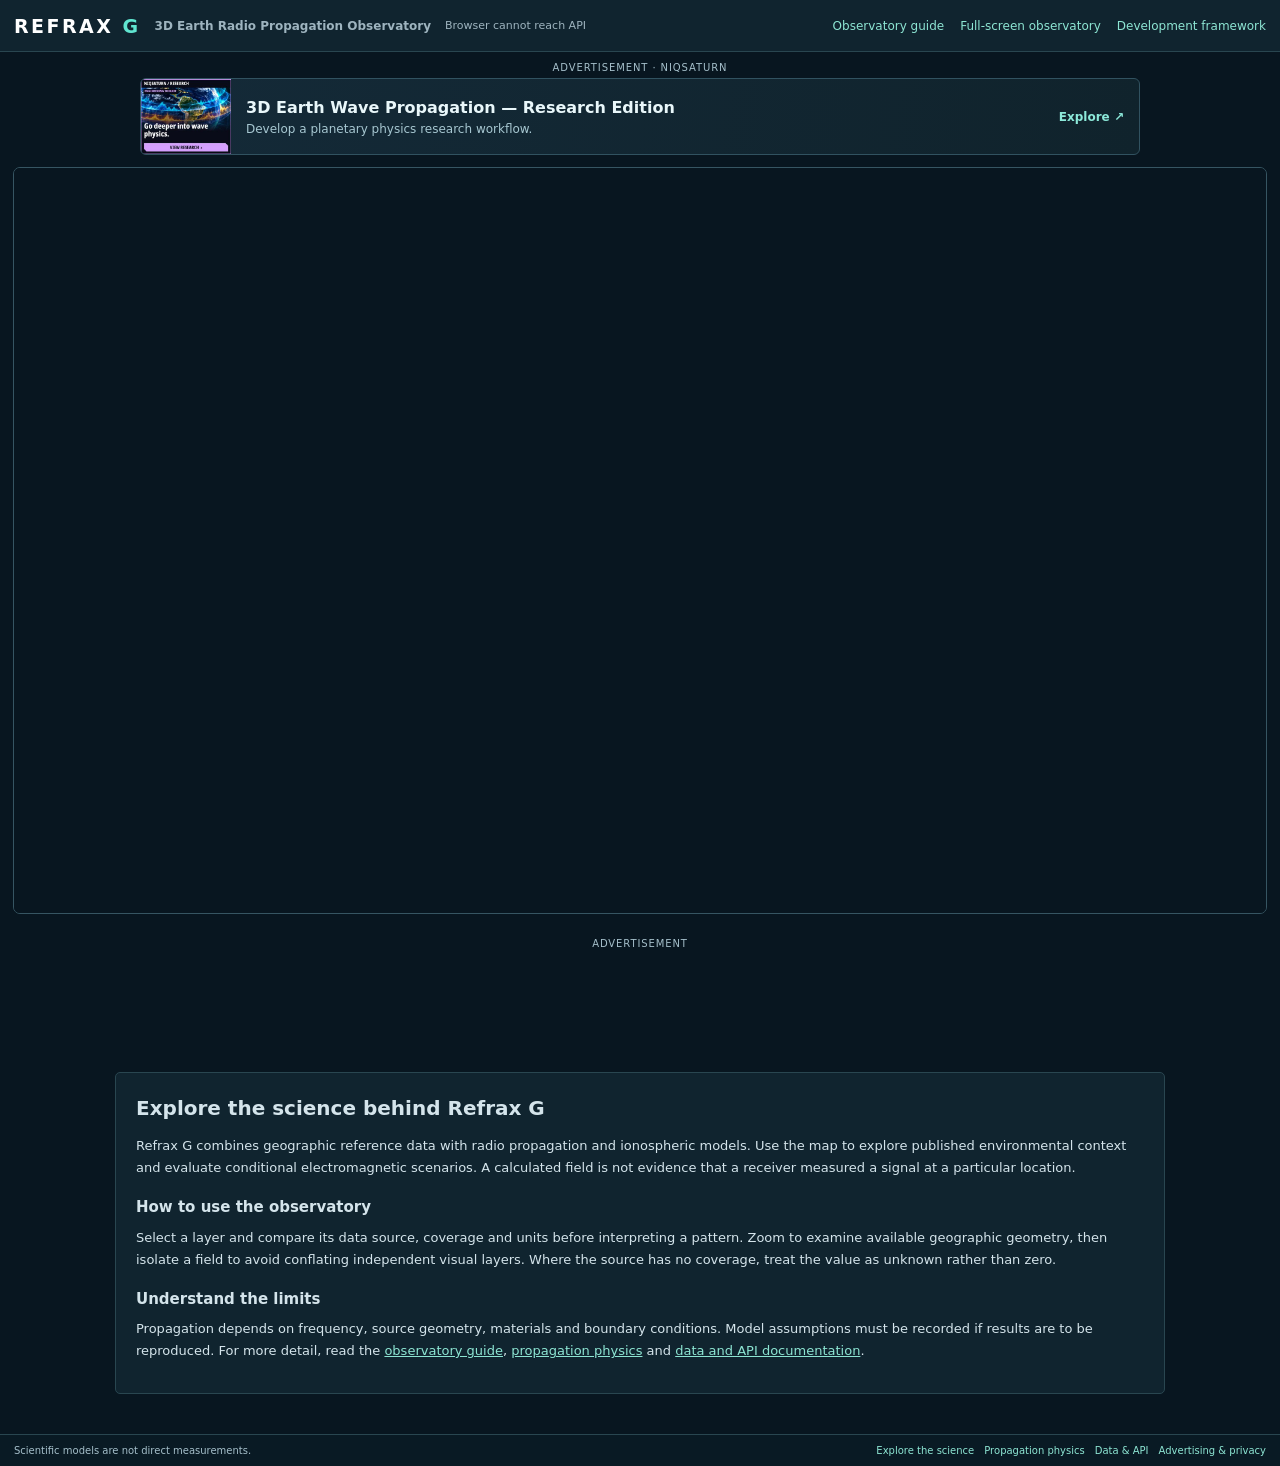
<file: index.html>
<!doctype html>
<html lang="en"><head><meta name="google-site-verification" content="WGVeHy9sujOHkOXAeKGU7sQZ3UvBlBnIsIOvEeBT1Uc"><meta charset="utf-8"><meta name="viewport" content="width=device-width,initial-scale=1"><meta name="referrer" content="strict-origin-when-cross-origin"><meta name="description" content="Explore Earth’s radio propagation, ionospheric models, 3D geographic data and electromagnetic reference simulations in the Refrax G field observatory and public development framework."><meta name="robots" content="index,follow"><link rel="canonical" href="https://niqsaturn.github.io/RefraxG/"><meta property="og:type" content="website"><meta property="og:title" content="Refrax G | 3D Earth Radio Propagation Observatory"><meta property="og:description" content="Explore Earth’s radio propagation, ionospheric models, 3D geographic data and electromagnetic reference simulations in the Refrax G field observatory and public development framework."><meta property="og:url" content="https://niqsaturn.github.io/RefraxG/"><meta property="og:image" content="https://niqsaturn.github.io/RefraxG/ads/refrax-g.svg"><meta name="twitter:card" content="summary"><script type="application/ld+json">{"@context":"https://schema.org","@type":"WebApplication","name":"Refrax G","url":"https://niqsaturn.github.io/RefraxG/","description":"Explore Earth’s radio propagation, ionospheric models, 3D geographic data and electromagnetic reference simulations in the Refrax G field observatory and public development framework.","applicationCategory":"EducationalApplication","operatingSystem":"Web browser","publisher":{"@type":"Organization","name":"Niqsaturn","url":"https://github.com/Niqsaturn"},"isAccessibleForFree":true}</script><title>Refrax G | 3D Earth Radio Propagation &amp; Field Observatory</title><link rel="stylesheet" href="observatory-shell.css"><script defer src="service-status.js"></script><style>
html,body{height:auto!important;min-height:100%;overflow:auto!important}body{display:block!important;background:#081620}.site-head{min-height:52px;flex-wrap:wrap}.site-head .subtitle{font-weight:600;margin:0;font-size:12px;letter-spacing:0}.page-shell{max-width:1920px;margin:auto;padding:10px clamp(10px,1vw,20px) 18px}.workspace{display:block!important;min-height:0;min-width:0}.map-shell{min-width:0;border:1px solid #365562;border-radius:7px;overflow:hidden}.map-shell #observatory{display:block;width:100%;height:max(710px,calc(100dvh - 155px));border:0}.ad-caption{text-transform:uppercase;letter-spacing:.09em;font-size:10px;text-align:center;color:#a5bfca;margin:0 0 5px}.publisher-slot{max-width:1000px;margin:0 auto 12px}.house-card{display:flex;align-items:center;gap:15px;min-height:76px;border:1px solid #315260;border-radius:6px;overflow:hidden;background:linear-gradient(100deg,#142a38,#10232c);color:#e9f7fa;text-decoration:none;padding-right:15px}.house-card img{width:90px;height:75px;object-fit:contain;flex:none;display:block}.house-copy{min-width:0;flex:1}.house-copy strong{display:block;font-size:16px;color:#e9f7fa;line-height:1.25}.house-copy small{display:block;font-size:12px;color:#a7c7d1;margin-top:4px}.house-cta{font-size:12px;color:#8ce9d9;font-weight:700;white-space:nowrap}.house-card:hover{border-color:#6dc9bd;text-decoration:none}.house-card:focus-visible{outline:3px solid #60e5d0;outline-offset:2px}.network-slot{min-width:0;display:grid;justify-items:center;margin:18px auto;max-width:760px;padding:6px 0}.network-slot iframe{display:block;border:0;max-width:100%;margin:auto}.network-slot[hidden],#google-unit[hidden]{display:none!important}.science-summary{max-width:1050px;margin:22px auto;padding:18px 20px;background:#10242f;border:1px solid #294650;border-radius:5px;line-height:1.7;color:#d4e4eb}.science-summary h2{font-size:20px;margin:0 0 10px}.science-summary h3{font-size:15px;margin:16px 0 4px}.science-summary p{margin:6px 0 12px}.science-summary a{text-decoration:underline}.google-unit{max-width:970px;margin:24px auto;min-width:0}.google-unit ins{width:100%}footer{min-height:32px}@media(min-width:1350px){.workspace.with-side{display:grid!important;grid-template-columns:minmax(0,1fr) 176px;gap:14px;align-items:start}.workspace .network-slot{margin:0;max-width:176px}.workspace .network-slot iframe{max-width:none}}@media(max-width:650px){.house-card{gap:9px;min-height:64px;padding-right:9px}.house-card img{width:76px;height:64px}.house-copy strong{font-size:13px}.house-copy small{font-size:11px}.house-cta{display:none}.map-shell #observatory{height:max(680px,90dvh)}.site-head .subtitle{display:none}.science-summary{margin:18px auto}}
</style></head>
<body><header class="site-head"><a class="brand" href="./">REFRAX <b>G</b></a><h1 class="subtitle">3D Earth Radio Propagation Observatory</h1><output id="live-service-status" aria-live="polite">Checking server…</output><nav aria-label="Website links"><a href="guide.html">Observatory guide</a><a href="https://en-route.ringtail-anoles.ts.net/refrax-observatory/" target="_blank" rel="noopener noreferrer">Full-screen observatory</a><a href="https://github.com/Niqsaturn/RefraxG" target="_blank" rel="noopener noreferrer">Development framework</a></nav></header>
<div class="page-shell">
<aside class="publisher-slot" aria-label="Publisher advertisement"><p class="ad-caption">Advertisement · Niqsaturn</p><a class="house-card" id="publisher-link" rel="sponsored noopener noreferrer" target="_blank" href="https://niqsaturn.gumroad.com/l/earth-wave-blueprint?utm_source=refraxg&amp;utm_medium=house_ad&amp;utm_campaign=earth-blueprint"><img id="publisher-image" src="ads/earth-blueprint.svg" width="300" height="250" alt="3D Earth Wave Propagation — Blueprint Edition" decoding="async"><span class="house-copy"><strong id="publisher-title">3D Earth Wave Propagation — Blueprint Edition</strong><small id="publisher-description">Explore the planetary simulation engineering toolkit.</small></span><span class="house-cta" aria-hidden="true">Explore ↗</span></a></aside>

<main class="workspace" aria-label="Refrax G observatory">
<div class="map-shell"><iframe id="observatory" src="https://en-route.ringtail-anoles.ts.net/refrax-observatory/" title="Refrax G full field observatory" allow="geolocation" sandbox="allow-scripts allow-same-origin allow-downloads allow-popups" referrerpolicy="no-referrer"></iframe></div>

</main>
<div id="adsterra-below"><div class="network-slot" id="adsterra-unit" hidden aria-label="Advertisement"><p class="ad-caption">Advertisement</p><div id="adsterra-mount"></div></div></div>
<article class="science-summary"><h2>Explore the science behind Refrax G</h2><p>Refrax G combines geographic reference data with radio propagation and ionospheric models. Use the map to explore published environmental context and evaluate conditional electromagnetic scenarios. A calculated field is not evidence that a receiver measured a signal at a particular location.</p><h3>How to use the observatory</h3><p>Select a layer and compare its data source, coverage and units before interpreting a pattern. Zoom to examine available geographic geometry, then isolate a field to avoid conflating independent visual layers. Where the source has no coverage, treat the value as unknown rather than zero.</p><h3>Understand the limits</h3><p>Propagation depends on frequency, source geometry, materials and boundary conditions. Model assumptions must be recorded if results are to be reproduced. For more detail, read the <a href="guide.html">observatory guide</a>, <a href="physics.html">propagation physics</a> and <a href="data.html">data and API documentation</a>.</p></article>
<div class="google-unit" id="google-unit" aria-label="Advertisements" hidden><p class="ad-caption">Advertisements</p><div id="google-mount"></div></div>

</div>
<footer><span>Scientific models are not direct measurements.</span><span class="ad-preferences"><a href="guide.html">Explore the science</a><a href="physics.html">Propagation physics</a><a href="data.html">Data &amp; API</a><a href="advertising.html">Advertising &amp; privacy</a></span></footer>
<noscript>JavaScript is required for the interactive observatory. <a href="https://en-route.ringtail-anoles.ts.net/refrax-observatory/">Open the observatory directly</a>.</noscript>
<script>
(()=>{"use strict";
const choices=[["en-route","En-Route: Blitzkrieg","Real-time chess survival. The board is a battlefield.","https://niqsaturn.github.io/"],["earth-blueprint","3D Earth Wave Propagation — Blueprint Edition","Explore the planetary simulation engineering toolkit.","https://niqsaturn.gumroad.com/l/earth-wave-blueprint"],["earth-research","3D Earth Wave Propagation — Research Edition","Develop a planetary physics research workflow.","https://niqsaturn.gumroad.com/l/earth-wave-research"],["refrax-g","Refrax G on GitHub","Explore the public scientific development framework.","https://github.com/Niqsaturn/RefraxG"],["research-access","Developer Research Access","Explore Niqsaturn's developer research membership.","https://niqsaturn.gumroad.com/l/developer-research-access"]];
const [id,label,description,url]=choices[Math.floor(Math.random()*choices.length)];
const link=document.getElementById("publisher-link"),img=document.getElementById("publisher-image");link.href=url+"?utm_source=refraxg&utm_medium=house_ad&utm_campaign="+id;img.src="ads/"+id+".svg";img.alt=label;document.getElementById("publisher-title").textContent=label;document.getElementById("publisher-description").textContent=description;
const a=document.getElementById("adsterra-unit"),am=document.getElementById("adsterra-mount"),g=document.getElementById("google-unit"),gm=document.getElementById("google-mount"),work=document.querySelector(".workspace"),below=document.getElementById("adsterra-below");
const wide=matchMedia("(min-width:1350px)").matches,medium=matchMedia("(min-width:790px)").matches;
const format=wide?["055cf75d0cca3b64fcc9a8e4f45e3d9b",160,300]:medium?["fb798cb17bbebdd528f06289b3032e4f",728,90]:["4865dab6a42861a675c208bd9ca29990",320,50];
if(wide){work.append(a);work.classList.add("with-side")}else{below.append(a)}
if(innerWidth>=format[1]+20){const [key,w,h]=format;const frame=document.createElement("iframe");frame.title="Adsterra display advertisement";frame.width=w;frame.height=h;frame.loading="lazy";frame.referrerPolicy="no-referrer";frame.setAttribute("sandbox","allow-scripts allow-popups");frame.setAttribute("allow","geolocation 'none'; camera 'none'; microphone 'none'; notifications 'none'");frame.srcdoc='<!doctype html><html><head><meta name="referrer" content="no-referrer"></head><body style="margin:0;overflow:hidden"><scr'+'ipt>var atOptions='+JSON.stringify({key,format:"iframe",height:h,width:w,params:{}})+';</scr'+'ipt><scr'+'ipt data-cfasync="false" src="https://bellnewyork.org/22/'+key+'"></scr'+'ipt></body></html>';am.append(frame);a.hidden=false}
else{work.classList.remove("with-side")}
function google(){g.hidden=false;const ins=document.createElement("ins");ins.className="adsbygoogle";ins.style.display="block";ins.setAttribute("data-ad-client","ca-pub-7639855617393587");ins.setAttribute("data-ad-slot","6267361496");ins.setAttribute("data-ad-format","auto");ins.setAttribute("data-full-width-responsive","true");gm.append(ins);const observer=new MutationObserver(()=>{if(ins.getAttribute("data-ad-status")==="unfilled"){g.hidden=true;observer.disconnect()}});observer.observe(ins,{attributes:true,attributeFilter:["data-ad-status"]});const sc=document.createElement("script");sc.async=true;sc.crossOrigin="anonymous";sc.src="https://pagead2.googlesyndication.com/pagead/js/adsbygoogle.js?client=ca-pub-7639855617393587";sc.onload=()=>{try{(window.adsbygoogle=window.adsbygoogle||[]).push({})}catch{g.hidden=true}};sc.onerror=()=>{g.hidden=true};document.head.append(sc)}
if("IntersectionObserver" in window){const io=new IntersectionObserver(entries=>{if(entries.some(e=>e.isIntersecting)){io.disconnect();google()}},{rootMargin:"350px"});io.observe(document.querySelector(".science-summary"))}else{google()}
})();
</script></body></html>
</file>
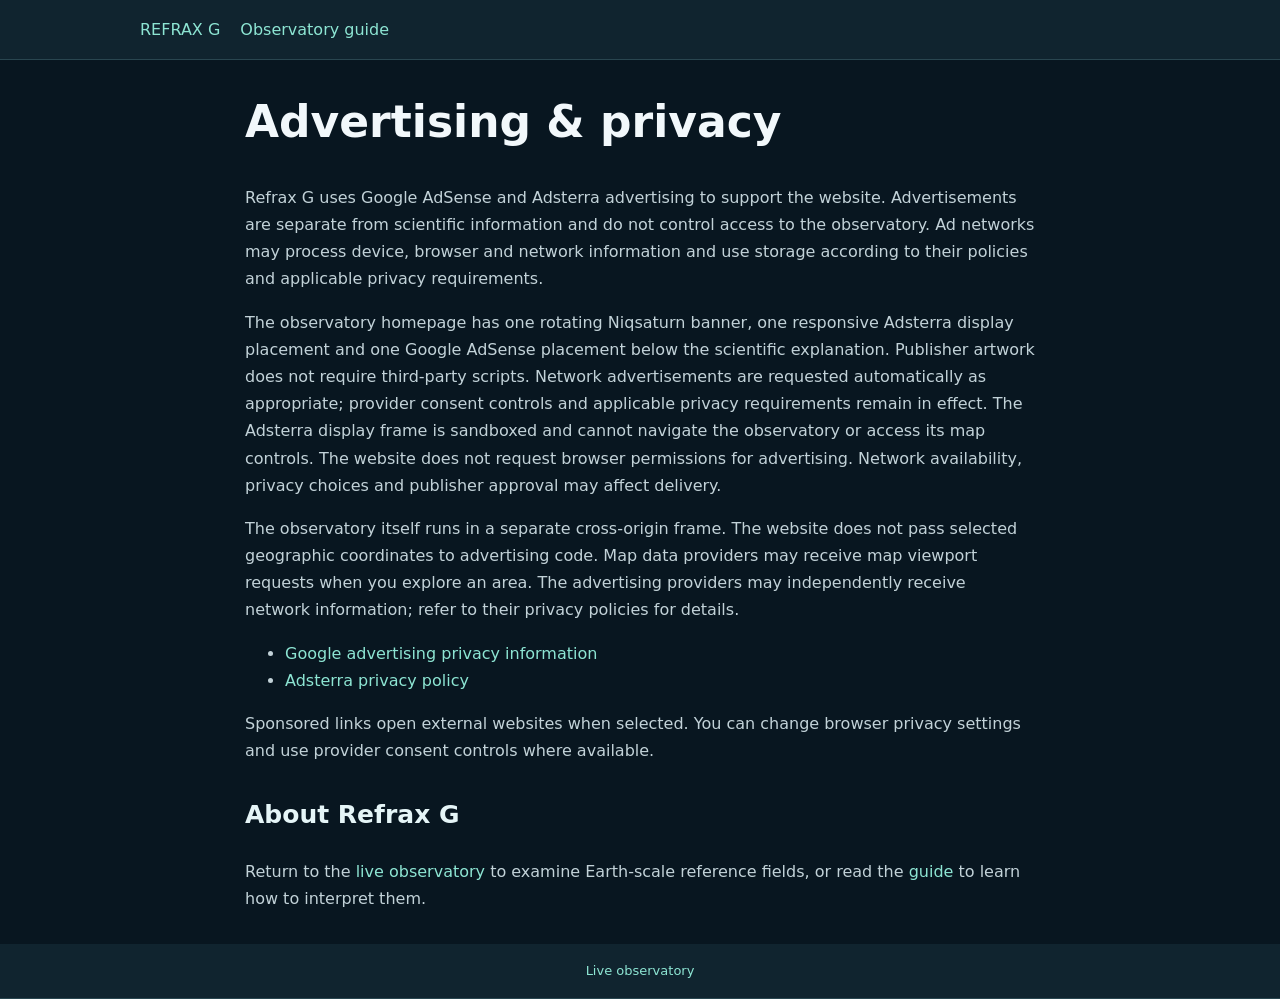
<file: advertising.html>
<!doctype html><html lang="en"><head><meta charset="utf-8"><meta name="viewport" content="width=device-width,initial-scale=1"><meta name="referrer" content="strict-origin-when-cross-origin"><title>Refrax G advertising information</title><link rel="stylesheet" href="guide.css"></head><body><header><nav><a href="./">REFRAX G</a><a href="guide.html">Observatory guide</a></nav></header><main><article><h1>Advertising &amp; privacy</h1><p>Refrax G uses Google AdSense and Adsterra advertising to support the website. Advertisements are separate from scientific information and do not control access to the observatory. Ad networks may process device, browser and network information and use storage according to their policies and applicable privacy requirements.</p><p>The observatory homepage has one rotating Niqsaturn banner, one responsive Adsterra display placement and one Google AdSense placement below the scientific explanation. Publisher artwork does not require third-party scripts. Network advertisements are requested automatically as appropriate; provider consent controls and applicable privacy requirements remain in effect. The Adsterra display frame is sandboxed and cannot navigate the observatory or access its map controls. The website does not request browser permissions for advertising. Network availability, privacy choices and publisher approval may affect delivery.</p><p>The observatory itself runs in a separate cross-origin frame. The website does not pass selected geographic coordinates to advertising code. Map data providers may receive map viewport requests when you explore an area. The advertising providers may independently receive network information; refer to their privacy policies for details.</p><ul><li><a href="https://policies.google.com/technologies/ads">Google advertising privacy information</a></li><li><a href="https://adsterra.com/privacy-policy/">Adsterra privacy policy</a></li></ul><p>Sponsored links open external websites when selected. You can change browser privacy settings and use provider consent controls where available.</p><h2>About Refrax G</h2><p>Return to the <a href="./">live observatory</a> to examine Earth-scale reference fields, or read the <a href="guide.html">guide</a> to learn how to interpret them.</p></article></main><footer><a href="./">Live observatory</a></footer></body></html>
</file>
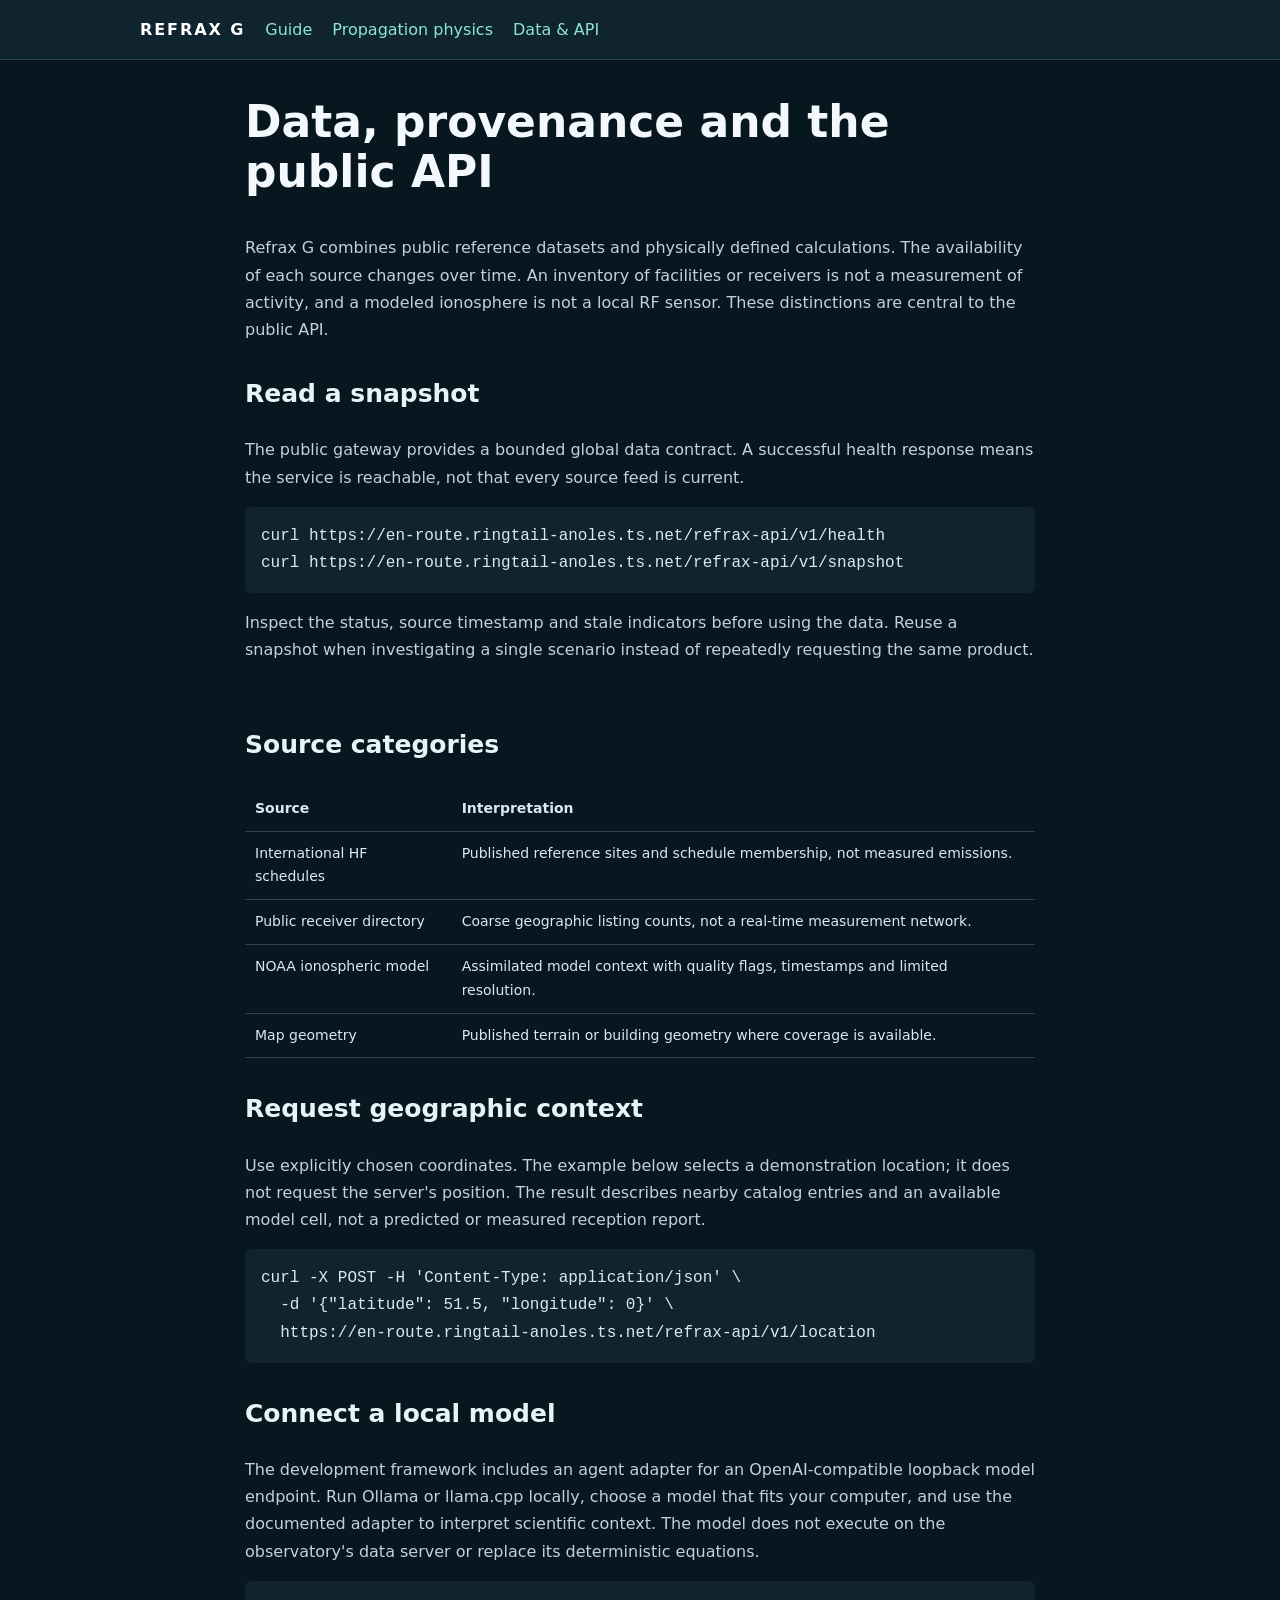
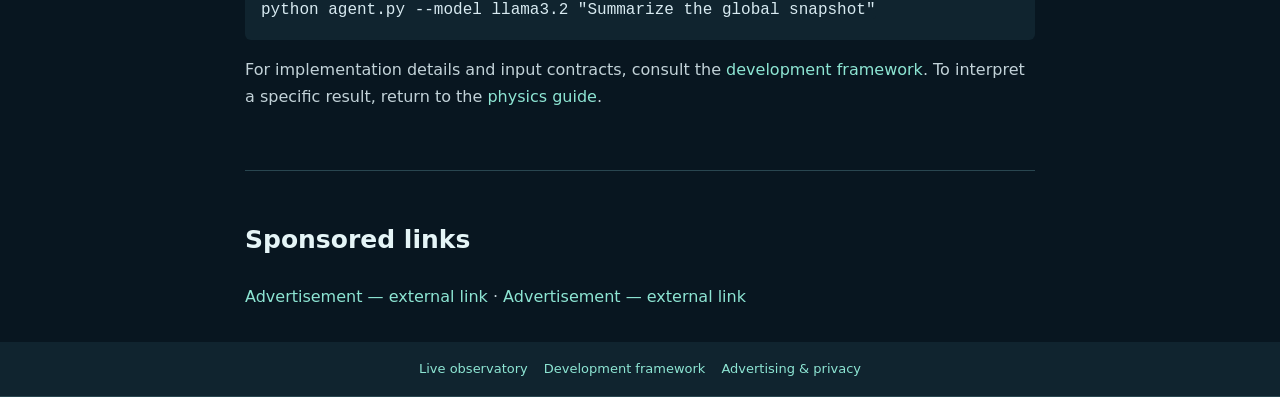
<file: data.html>
<!doctype html>
<html lang="en"><head><meta charset="utf-8"><meta name="viewport" content="width=device-width, initial-scale=1"><meta name="referrer" content="strict-origin-when-cross-origin"><meta name="description" content="Understand Refrax G public reference catalogs, NOAA ionospheric models, data provenance, API access and local agent integration."><meta name="robots" content="index,follow"><link rel="canonical" href="https://niqsaturn.github.io/RefraxG/data.html"><meta property="og:type" content="article"><meta property="og:title" content="Radio Propagation Data, Scientific Models & API | Refrax G"><meta property="og:description" content="Understand Refrax G public reference catalogs, NOAA ionospheric models, data provenance, API access and local agent integration."><meta property="og:url" content="https://niqsaturn.github.io/RefraxG/data.html"><meta name="twitter:card" content="summary"><title>Radio Propagation Data, Scientific Models & API | Refrax G</title><link rel="stylesheet" href="guide.css"><script async src="https://pagead2.googlesyndication.com/pagead/js/adsbygoogle.js?client=ca-pub-7639855617393587" crossorigin="anonymous"></script></head><body><header><nav><a href="./"><strong>REFRAX G</strong></a><a href="guide.html">Guide</a><a href="physics.html">Propagation physics</a><a href="data.html">Data &amp; API</a></nav></header><main><article><h1>Data, provenance and the public API</h1><p>Refrax G combines public reference datasets and physically defined calculations. The availability of each source changes over time. An inventory of facilities or receivers is not a measurement of activity, and a modeled ionosphere is not a local RF sensor. These distinctions are central to the public API.</p><h2>Read a snapshot</h2><p>The public gateway provides a bounded global data contract. A successful health response means the service is reachable, not that every source feed is current.</p><pre><code>curl https://en-route.ringtail-anoles.ts.net/refrax-api/v1/health
curl https://en-route.ringtail-anoles.ts.net/refrax-api/v1/snapshot</code></pre><p>Inspect the status, source timestamp and stale indicators before using the data. Reuse a snapshot when investigating a single scenario instead of repeatedly requesting the same product.</p><div class="google-placement "><ins class="adsbygoogle" style="display:block" data-ad-client="ca-pub-7639855617393587" data-ad-slot="6299151084" data-ad-format="auto" data-full-width-responsive="true"></ins><script>(adsbygoogle = window.adsbygoogle || []).push({});</script></div><h2>Source categories</h2><table><thead><tr><th>Source</th><th>Interpretation</th></tr></thead><tbody><tr><td>International HF schedules</td><td>Published reference sites and schedule membership, not measured emissions.</td></tr><tr><td>Public receiver directory</td><td>Coarse geographic listing counts, not a real-time measurement network.</td></tr><tr><td>NOAA ionospheric model</td><td>Assimilated model context with quality flags, timestamps and limited resolution.</td></tr><tr><td>Map geometry</td><td>Published terrain or building geometry where coverage is available.</td></tr></tbody></table><h2>Request geographic context</h2><p>Use explicitly chosen coordinates. The example below selects a demonstration location; it does not request the server's position. The result describes nearby catalog entries and an available model cell, not a predicted or measured reception report.</p><pre><code>curl -X POST -H 'Content-Type: application/json' \
  -d '{"latitude": 51.5, "longitude": 0}' \
  https://en-route.ringtail-anoles.ts.net/refrax-api/v1/location</code></pre><h2>Connect a local model</h2><p>The development framework includes an agent adapter for an OpenAI-compatible loopback model endpoint. Run Ollama or llama.cpp locally, choose a model that fits your computer, and use the documented adapter to interpret scientific context. The model does not execute on the observatory's data server or replace its deterministic equations.</p><pre><code>python agent.py --model llama3.2 "Summarize the global snapshot"</code></pre><p>For implementation details and input contracts, consult the <a href="https://github.com/Niqsaturn/RefraxG">development framework</a>. To interpret a specific result, return to the <a href="physics.html">physics guide</a>.</p><div class="google-placement "><ins class="adsbygoogle" style="display:block" data-ad-client="ca-pub-7639855617393587" data-ad-slot="9641745709" data-ad-format="autorelaxed"></ins><script>(adsbygoogle = window.adsbygoogle || []).push({});</script></div><section class="sponsors"><h2>Sponsored links</h2><p><a href="https://ardance.org/4/96690547e7ef91f0eae1db7477059bde" target="_blank" rel="sponsored noopener noreferrer">Advertisement — external link</a> · <a href="https://asiafilm.org/4/45a73c8676670f7b5c02cc2f9581a7ab" target="_blank" rel="sponsored noopener noreferrer">Advertisement — external link</a></p></section></article></main><footer><a href="./">Live observatory</a><a href="https://github.com/Niqsaturn/RefraxG">Development framework</a><a href="advertising.html">Advertising &amp; privacy</a></footer></body></html>
</file>
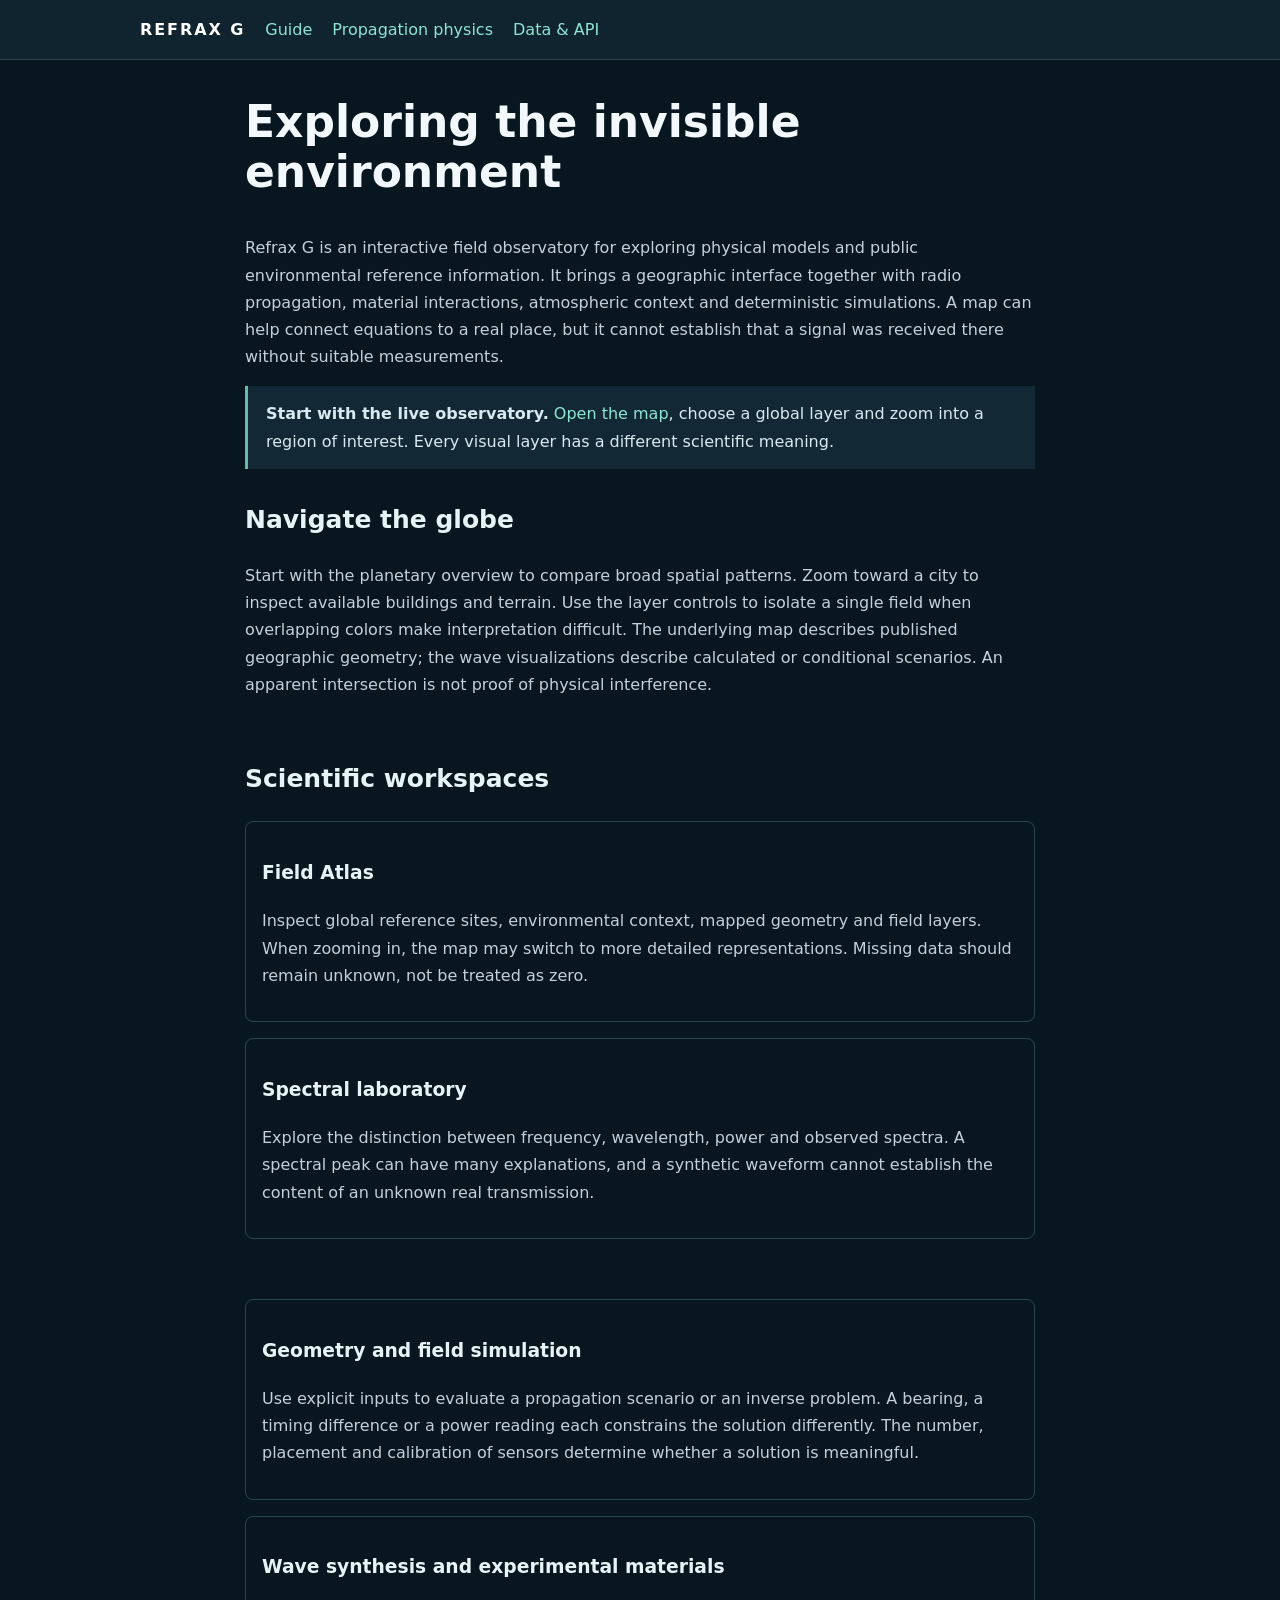
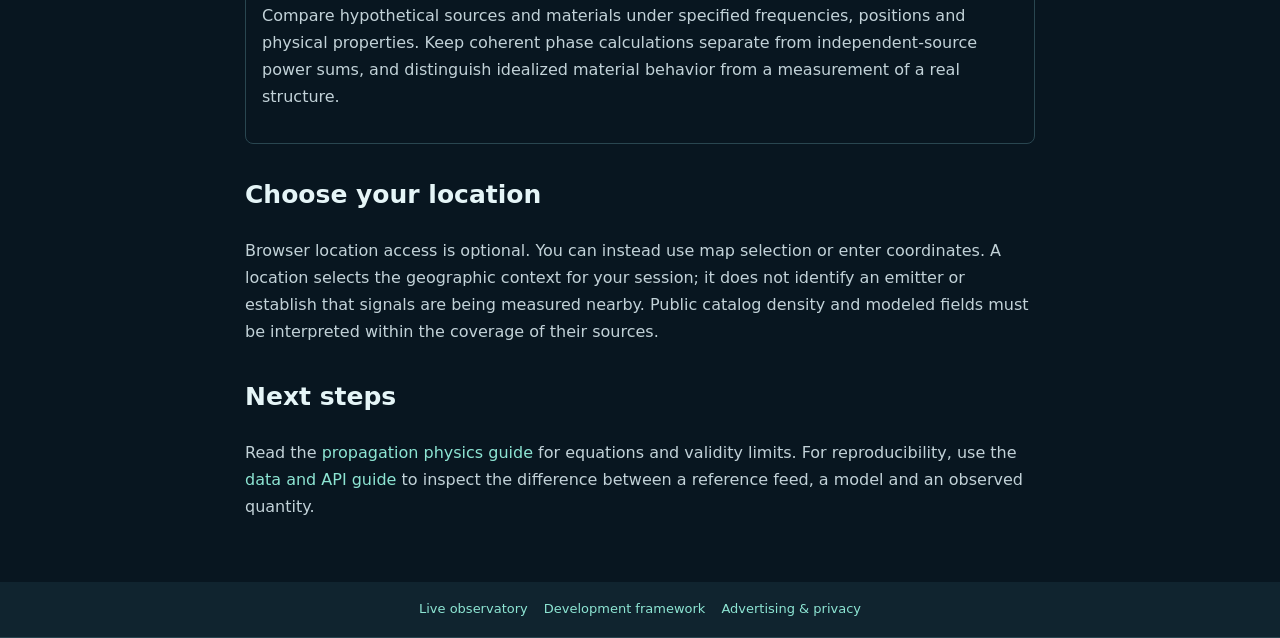
<file: guide.html>
<!doctype html>
<html lang="en"><head><meta charset="utf-8"><meta name="viewport" content="width=device-width, initial-scale=1"><meta name="referrer" content="strict-origin-when-cross-origin"><meta name="description" content="Explore 3D Earth maps, public environmental reference data, radio propagation models, spectral tools and field simulations in the Refrax G observatory."><meta name="robots" content="index,follow"><link rel="canonical" href="https://niqsaturn.github.io/RefraxG/guide.html"><meta property="og:type" content="article"><meta property="og:title" content="Refrax G Observatory Guide | 3D Earth & Radio Propagation"><meta property="og:description" content="Explore 3D Earth maps, public environmental reference data, radio propagation models, spectral tools and field simulations in the Refrax G observatory."><meta property="og:url" content="https://niqsaturn.github.io/RefraxG/guide.html"><meta name="twitter:card" content="summary"><title>Refrax G Observatory Guide | 3D Earth & Radio Propagation</title><link rel="stylesheet" href="guide.css"><script async src="https://pagead2.googlesyndication.com/pagead/js/adsbygoogle.js?client=ca-pub-7639855617393587" crossorigin="anonymous"></script></head><body><header><nav><a href="./"><strong>REFRAX G</strong></a><a href="guide.html">Guide</a><a href="physics.html">Propagation physics</a><a href="data.html">Data &amp; API</a></nav></header><main><article><h1>Exploring the invisible environment</h1><p>Refrax G is an interactive field observatory for exploring physical models and public environmental reference information. It brings a geographic interface together with radio propagation, material interactions, atmospheric context and deterministic simulations. A map can help connect equations to a real place, but it cannot establish that a signal was received there without suitable measurements.</p><aside class="note"><strong>Start with the live observatory.</strong> <a href="./">Open the map</a>, choose a global layer and zoom into a region of interest. Every visual layer has a different scientific meaning.</aside><h2>Navigate the globe</h2><p>Start with the planetary overview to compare broad spatial patterns. Zoom toward a city to inspect available buildings and terrain. Use the layer controls to isolate a single field when overlapping colors make interpretation difficult. The underlying map describes published geographic geometry; the wave visualizations describe calculated or conditional scenarios. An apparent intersection is not proof of physical interference.</p><div class="google-placement "><ins class="adsbygoogle" style="display:block" data-ad-client="ca-pub-7639855617393587" data-ad-slot="6267361496" data-ad-format="auto" data-full-width-responsive="true"></ins><script>(adsbygoogle = window.adsbygoogle || []).push({});</script></div><h2>Scientific workspaces</h2><section class="module"><h3>Field Atlas</h3><p>Inspect global reference sites, environmental context, mapped geometry and field layers. When zooming in, the map may switch to more detailed representations. Missing data should remain unknown, not be treated as zero.</p></section><section class="module"><h3>Spectral laboratory</h3><p>Explore the distinction between frequency, wavelength, power and observed spectra. A spectral peak can have many explanations, and a synthetic waveform cannot establish the content of an unknown real transmission.</p></section><div class="google-placement "><ins class="adsbygoogle" style="display:block" data-ad-client="ca-pub-7639855617393587" data-ad-slot="8687756685" data-ad-format="fluid" data-ad-layout-key="-6j+dq+5n-71-28"></ins><script>(adsbygoogle = window.adsbygoogle || []).push({});</script></div><section class="module"><h3>Geometry and field simulation</h3><p>Use explicit inputs to evaluate a propagation scenario or an inverse problem. A bearing, a timing difference or a power reading each constrains the solution differently. The number, placement and calibration of sensors determine whether a solution is meaningful.</p></section><section class="module"><h3>Wave synthesis and experimental materials</h3><p>Compare hypothetical sources and materials under specified frequencies, positions and physical properties. Keep coherent phase calculations separate from independent-source power sums, and distinguish idealized material behavior from a measurement of a real structure.</p></section><h2>Choose your location</h2><p>Browser location access is optional. You can instead use map selection or enter coordinates. A location selects the geographic context for your session; it does not identify an emitter or establish that signals are being measured nearby. Public catalog density and modeled fields must be interpreted within the coverage of their sources.</p><h2>Next steps</h2><p>Read the <a href="physics.html">propagation physics guide</a> for equations and validity limits. For reproducibility, use the <a href="data.html">data and API guide</a> to inspect the difference between a reference feed, a model and an observed quantity.</p><div class="google-placement "><ins class="adsbygoogle" style="display:block" data-ad-client="ca-pub-7639855617393587" data-ad-slot="6622584712" data-ad-format="autorelaxed"></ins><script>(adsbygoogle = window.adsbygoogle || []).push({});</script></div></article></main><footer><a href="./">Live observatory</a><a href="https://github.com/Niqsaturn/RefraxG">Development framework</a><a href="advertising.html">Advertising &amp; privacy</a></footer></body></html>
</file>
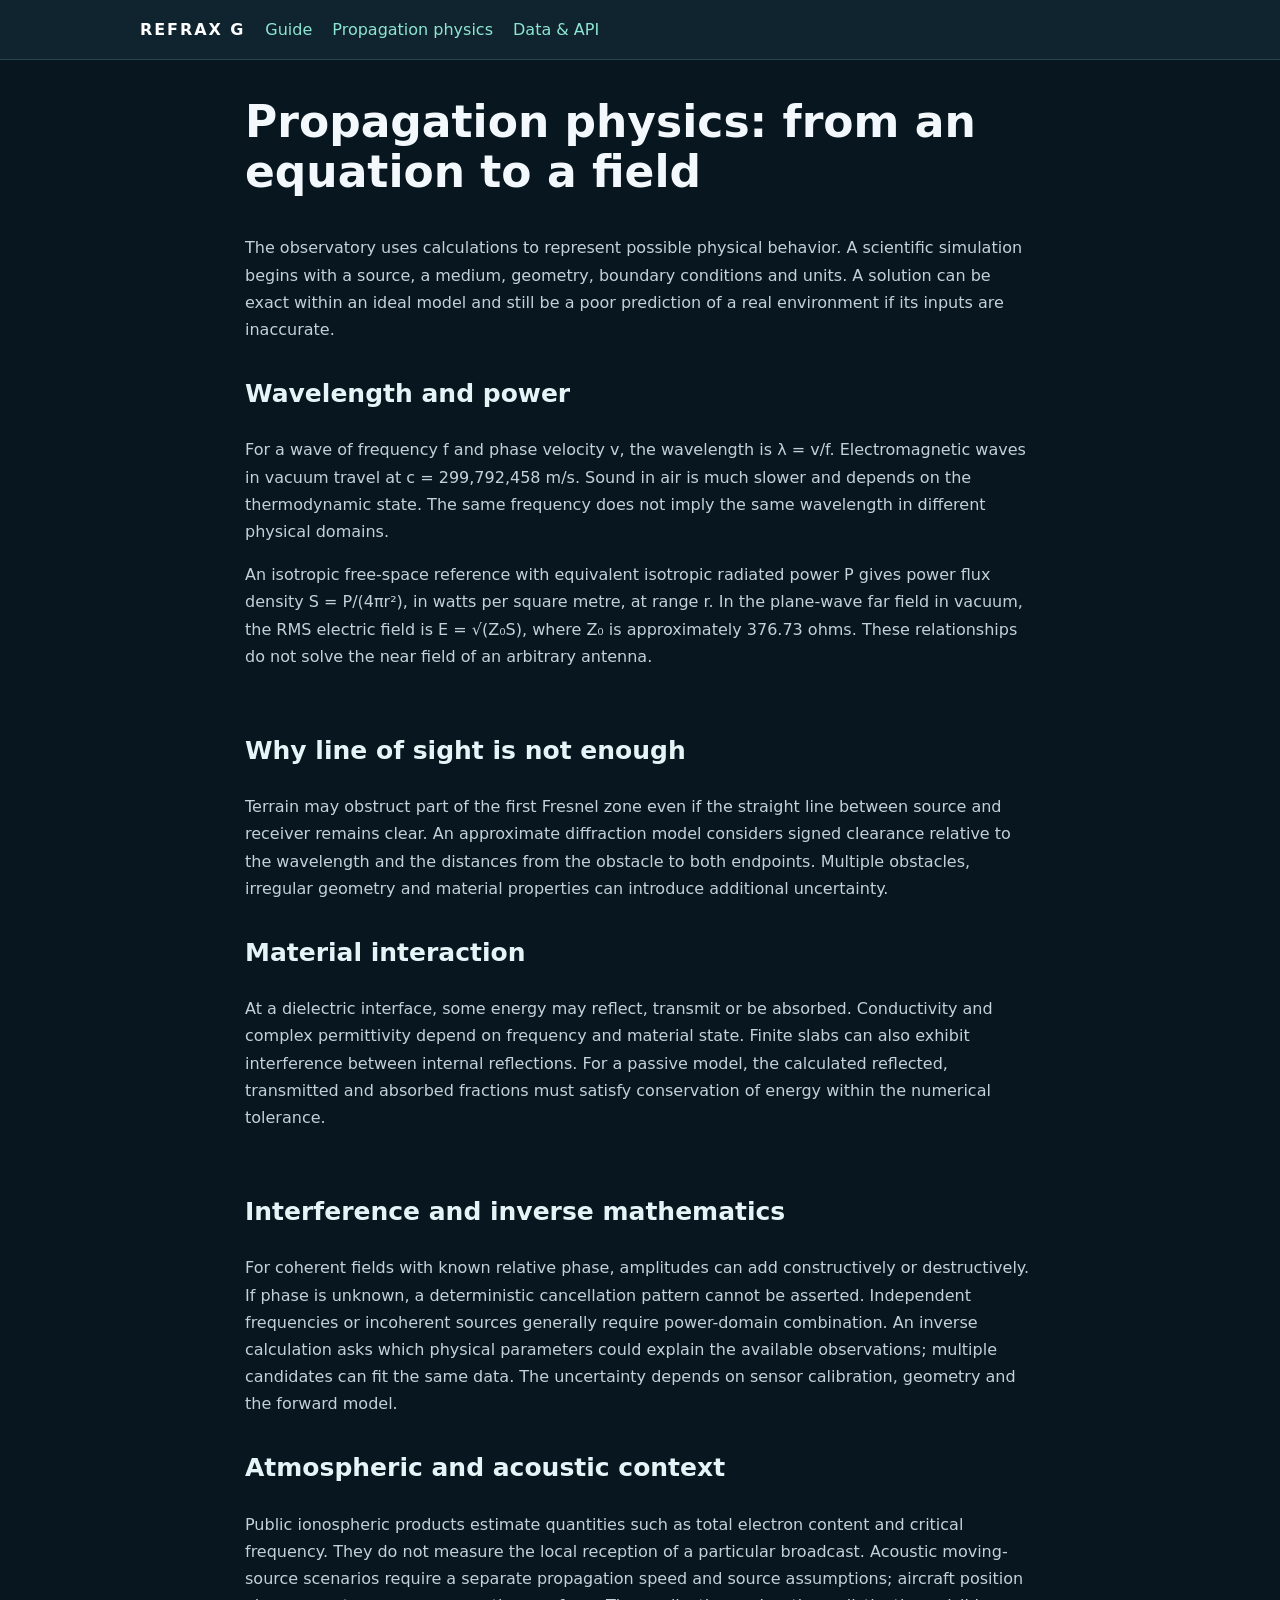
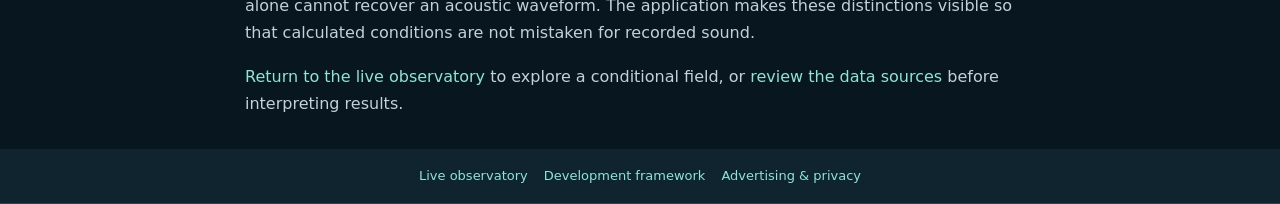
<file: physics.html>
<!doctype html>
<html lang="en"><head><meta charset="utf-8"><meta name="viewport" content="width=device-width, initial-scale=1"><meta name="referrer" content="strict-origin-when-cross-origin"><meta name="description" content="Learn how electromagnetic and acoustic wave simulations depend on geometry, frequency, materials, assumptions, boundary conditions and scientific validity."><meta name="robots" content="index,follow"><link rel="canonical" href="https://niqsaturn.github.io/RefraxG/physics.html"><meta property="og:type" content="article"><meta property="og:title" content="Radio Propagation Physics & Wave Simulation | Refrax G"><meta property="og:description" content="Learn how electromagnetic and acoustic wave simulations depend on geometry, frequency, materials, assumptions, boundary conditions and scientific validity."><meta property="og:url" content="https://niqsaturn.github.io/RefraxG/physics.html"><meta name="twitter:card" content="summary"><title>Radio Propagation Physics & Wave Simulation | Refrax G</title><link rel="stylesheet" href="guide.css"><script async src="https://pagead2.googlesyndication.com/pagead/js/adsbygoogle.js?client=ca-pub-7639855617393587" crossorigin="anonymous"></script></head><body><header><nav><a href="./"><strong>REFRAX G</strong></a><a href="guide.html">Guide</a><a href="physics.html">Propagation physics</a><a href="data.html">Data &amp; API</a></nav></header><main><article><h1>Propagation physics: from an equation to a field</h1><p>The observatory uses calculations to represent possible physical behavior. A scientific simulation begins with a source, a medium, geometry, boundary conditions and units. A solution can be exact within an ideal model and still be a poor prediction of a real environment if its inputs are inaccurate.</p><h2>Wavelength and power</h2><p>For a wave of frequency f and phase velocity v, the wavelength is λ = v/f. Electromagnetic waves in vacuum travel at c = 299,792,458 m/s. Sound in air is much slower and depends on the thermodynamic state. The same frequency does not imply the same wavelength in different physical domains.</p><p>An isotropic free-space reference with equivalent isotropic radiated power P gives power flux density S = P/(4πr²), in watts per square metre, at range r. In the plane-wave far field in vacuum, the RMS electric field is E = √(Z₀S), where Z₀ is approximately 376.73 ohms. These relationships do not solve the near field of an arbitrary antenna.</p><div class="google-placement "><ins class="adsbygoogle" style="display:block" data-ad-client="ca-pub-7639855617393587" data-ad-slot="7590297438" data-ad-format="auto" data-full-width-responsive="true"></ins><script>(adsbygoogle = window.adsbygoogle || []).push({});</script></div><h2>Why line of sight is not enough</h2><p>Terrain may obstruct part of the first Fresnel zone even if the straight line between source and receiver remains clear. An approximate diffraction model considers signed clearance relative to the wavelength and the distances from the obstacle to both endpoints. Multiple obstacles, irregular geometry and material properties can introduce additional uncertainty.</p><h2>Material interaction</h2><p>At a dielectric interface, some energy may reflect, transmit or be absorbed. Conductivity and complex permittivity depend on frequency and material state. Finite slabs can also exhibit interference between internal reflections. For a passive model, the calculated reflected, transmitted and absorbed fractions must satisfy conservation of energy within the numerical tolerance.</p><div class="google-placement "><ins class="adsbygoogle" style="display:block" data-ad-client="ca-pub-7639855617393587" data-ad-slot="3267909043" data-ad-layout="in-article" data-ad-format="fluid"></ins><script>(adsbygoogle = window.adsbygoogle || []).push({});</script></div><h2>Interference and inverse mathematics</h2><p>For coherent fields with known relative phase, amplitudes can add constructively or destructively. If phase is unknown, a deterministic cancellation pattern cannot be asserted. Independent frequencies or incoherent sources generally require power-domain combination. An inverse calculation asks which physical parameters could explain the available observations; multiple candidates can fit the same data. The uncertainty depends on sensor calibration, geometry and the forward model.</p><h2>Atmospheric and acoustic context</h2><p>Public ionospheric products estimate quantities such as total electron content and critical frequency. They do not measure the local reception of a particular broadcast. Acoustic moving-source scenarios require a separate propagation speed and source assumptions; aircraft position alone cannot recover an acoustic waveform. The application makes these distinctions visible so that calculated conditions are not mistaken for recorded sound.</p><p><a href="./">Return to the live observatory</a> to explore a conditional field, or <a href="data.html">review the data sources</a> before interpreting results.</p></article></main><footer><a href="./">Live observatory</a><a href="https://github.com/Niqsaturn/RefraxG">Development framework</a><a href="advertising.html">Advertising &amp; privacy</a></footer></body></html>
</file>
<file: observatory-shell.css>
*{box-sizing:border-box}
[hidden]{display:none!important}
html,body{margin:0;height:100%;width:100%;overflow:hidden}
body{height:100dvh;display:flex;flex-direction:column;background:#081620;color:#d8eaf1;font:13px system-ui,sans-serif}
a{color:#8de5d3;text-decoration:none}a:hover{text-decoration:underline}
.site-head{flex:none;display:flex;gap:14px;align-items:center;min-height:42px;padding:6px 14px;background:#10242f;border-bottom:1px solid #294650}
.brand{font-size:19px;font-weight:750;letter-spacing:.13em;color:#fff;white-space:nowrap}.brand b{color:#60e5d0}.subtitle{font-size:10px;letter-spacing:.13em;color:#9eb4bf}
nav{margin-left:auto;display:flex;gap:16px;align-items:center;font-size:12px;flex-wrap:wrap;justify-content:flex-end}
main{flex:1;min-height:0;min-width:0;display:grid;grid-template-columns:minmax(0,1fr)}
body.ads-rail main{grid-template-columns:minmax(0,1fr) 176px}
#observatory{display:block;border:0;width:100%;height:100%;min-height:0;min-width:0;background:#081620}
.ad-slot{display:flex;flex-direction:column;align-items:center;justify-content:flex-start;gap:3px;min-width:0;overflow:hidden}
.ad-slot::before{content:"Advertisement";color:#9eb4bf;font-size:10px;letter-spacing:.06em;line-height:14px}
.ad-slot iframe{display:block;border:0;max-width:100%;background:transparent;flex-shrink:0}
.ad-top{flex:none;padding:3px 0;background:#10242f;border-bottom:1px solid #294650}
.ad-rail{overflow:auto;align-self:stretch;padding:8px 4px;border-left:1px solid #294650;background:#10242f}
.sponsors{flex:none;max-height:30dvh;overflow:auto;padding:4px 14px;border-top:1px solid #294650;background:#10242f}
.sponsors summary{cursor:pointer;font-size:12px}.sponsor-grid{display:flex;align-items:flex-start;gap:16px;flex-wrap:wrap;padding-top:10px}.sponsor-grid>section{max-width:320px}.ad-actions{display:flex;gap:5px;flex-wrap:wrap}.sponsor-link{display:block;margin:6px 0}
footer{flex:none;min-height:28px;display:flex;align-items:center;gap:6px 14px;flex-wrap:wrap;padding:4px 14px;color:#a5bfca;background:#091a24;font-size:10px;border-top:1px solid #294650}
.ad-preferences{margin-left:auto;display:flex;align-items:center;gap:10px}button{font:inherit;cursor:pointer;color:#e4f5fa;background:#193a48;border:1px solid #356477;border-radius:4px;padding:4px 8px}
@media(max-width:720px){.site-head{padding:5px 8px;gap:6px}.brand{font-size:16px}.subtitle{display:none}nav{font-size:10px;gap:8px}footer{padding:3px 8px}.ad-preferences{margin-left:0}main,body.ads-rail main{grid-template-columns:minmax(0,1fr)}}

#live-service-status{white-space:nowrap;font-size:11px;color:#9eb4bf}#live-service-status[data-state="online"]{color:#8de5b1}#live-service-status[data-state="offline"]{color:#f3b37b}@media(max-width:720px){#live-service-status{font-size:10px}.site-head{flex-wrap:wrap}}

#refrax-observatory{min-width:0}#ad-top{min-height:68px}#ad-top iframe{max-width:100%;flex-shrink:0}main{grid-template-columns:minmax(0,1fr)!important}@media(max-width:319px){#ad-top{overflow-x:auto;align-items:flex-start}}
</file>
<file: guide.css>
*{box-sizing:border-box}html{color-scheme:dark}body{margin:0;background:#081620;color:#d8eaf1;font:16px/1.7 system-ui,sans-serif}header,footer{background:#10242f;border-bottom:1px solid #294650;padding:16px 24px}nav{max-width:1000px;margin:auto;display:flex;gap:20px;flex-wrap:wrap;align-items:center}a{color:#8de5d3;text-decoration:none}a:hover{text-decoration:underline}nav strong{color:white;letter-spacing:.12em}main{max-width:1000px;margin:32px auto;padding:0 24px}article{max-width:790px;margin:0 auto}h1{font-size:clamp(28px,5vw,44px);line-height:1.15;color:#f2f8fb}h2{font-size:25px;color:#e5f5f7;margin-top:30px}h3{color:#e5f5f7}p,li{color:#c2d2d8}code{overflow-wrap:anywhere;background:#10242f;padding:.1em .3em;border-radius:3px}pre{overflow:auto;background:#10242f;padding:16px;border-radius:6px}pre code{padding:0}aside.note{padding:14px 18px;background:#122935;border-left:3px solid #69b9ad}section.module{border:1px solid #294650;border-radius:8px;padding:16px;margin:16px 0}.google-placement{margin:30px 0;min-width:0;width:100%;text-align:center;overflow:hidden}.vendor-placement{margin:30px auto;width:min(100%,320px);min-height:50px;text-align:center}.vendor-placement::before{content:"Advertisement";display:block;font-size:11px;color:#9eb4bf}.sponsors{margin:30px 0;border-top:1px solid #294650;padding-top:18px}footer{font-size:13px;display:flex;gap:16px;flex-wrap:wrap;justify-content:center}table{border-collapse:collapse;width:100%;font-size:14px}td,th{padding:10px;border-bottom:1px solid #294650;text-align:left;vertical-align:top}@media(max-width:400px){main{padding:0 12px}nav{gap:12px}table{font-size:12px}}
</file>
